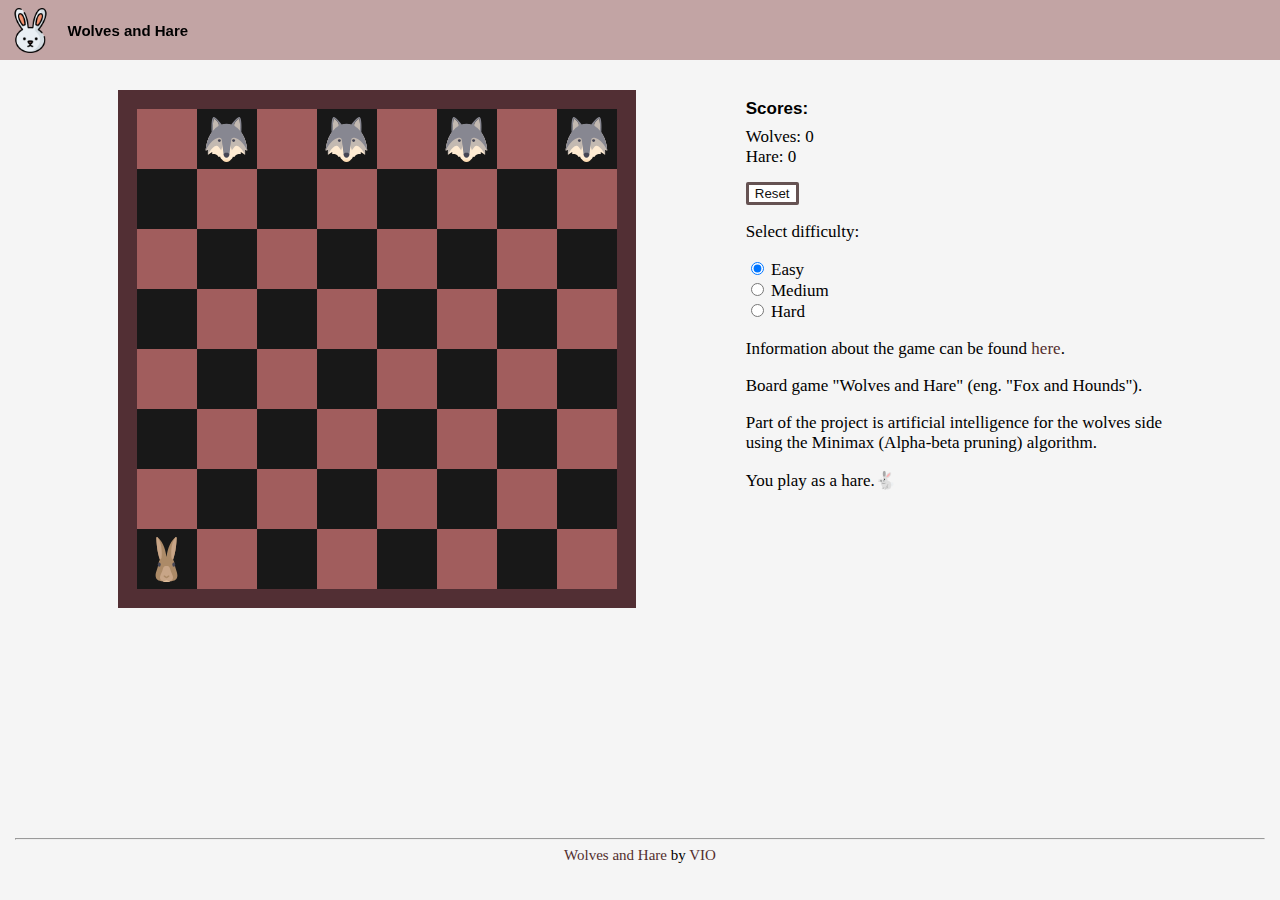
<file: Algorythms and Data Structures/2nd year ADS/Lab5/Alpha Beta pruning (minimax) - Wolves and Hare/index.html>
<!DOCTYPE html>
<html lang="en">
    <head>
        <meta charset="UTF-8">
        <link href="css/page.css" rel="stylesheet" />
        <link href="css/board.css" rel="stylesheet" />
        <meta name="viewport" content="width=device-width, initial-scale=1">
        <link rel="icon" type="image/svg" href="img/logo_rabbit.png">
        <script src="js/board.js"></script>
        <script src="js/ai.js"></script>
        <script src="js/main.js"></script>
        <title>Wolves and Hare</title>
    </head>
    <body>
        <div id="notifications"></div>
        <nav>
            <img src="img/logo_rabbit.png" alt="rabbit" style="height: 45px; width: 45px;">
            Wolves and Hare
        </nav>
        <main>
            <div id="board" ondragstart="return false;">
                <noscript>Enable javascript or check the console.</noscript>
            </div>

            <div class="main-info-page">
                <form class="form-score" autocomplete="off" onSubmit="return false;">
                    <div>
                        <h4>Scores:</h4>
                        <div class="form-row">
                            <span class="wolf-name">Wolves</span>: <span id="win-wolf">0</span>
                            <br>
                            <span class="hare-name">Hare</span>: <span id="win-hare">0</span>
                            <br>
                            <button type="button" id="controls-reset-scores">Reset</button>
                            <span id="win-ratio"></span>
                        </div>
                    </div>
                    <div class="levels">
                        <p>Select difficulty:</p>
                        <div>
                            <input type="radio" id="easy" name="difficulty" value="" checked>
                            <label for="easy">Easy</label>
                        </div>

                        <div>
                            <input type="radio" id="medium" name="difficulty" value="">
                            <label for="medium">Medium</label>
                        </div>

                        <div>
                            <input type="radio" id="hard" name="difficulty" value="">
                            <label for="hard">Hard</label>
                        </div>
                    </div>
                </form>
    
                <div class="description">
                    <p>Information about the game can be found <a target="_blank" href="https://en.wikipedia.org/wiki/Fox_games#Fox_and_Hounds">here</a>.</p>
                    <p>Board game "Wolves and Hare" (eng. "Fox and Hounds").</p>
                    <p>Part of the project is artificial intelligence for the wolves side <br>using the Minimax (Alpha-beta pruning) algorithm.</p>
                    <p>You play as a hare.🐇</p>
                </div>
            </div>
        </main>

        <footer>
            <hr />
            <a href="https://github.com/violettpv/KPI-Algorithms-and-Data-Structures/tree/main/Lab5_Wolves_and_Hare" target="_blank" title="">Wolves and Hare</a>
            by
            <a href="https://github.com/violettpv" target="_blank" title="">VIO</a>
            </p>
        </footer>
    </body>
</html>
</file>
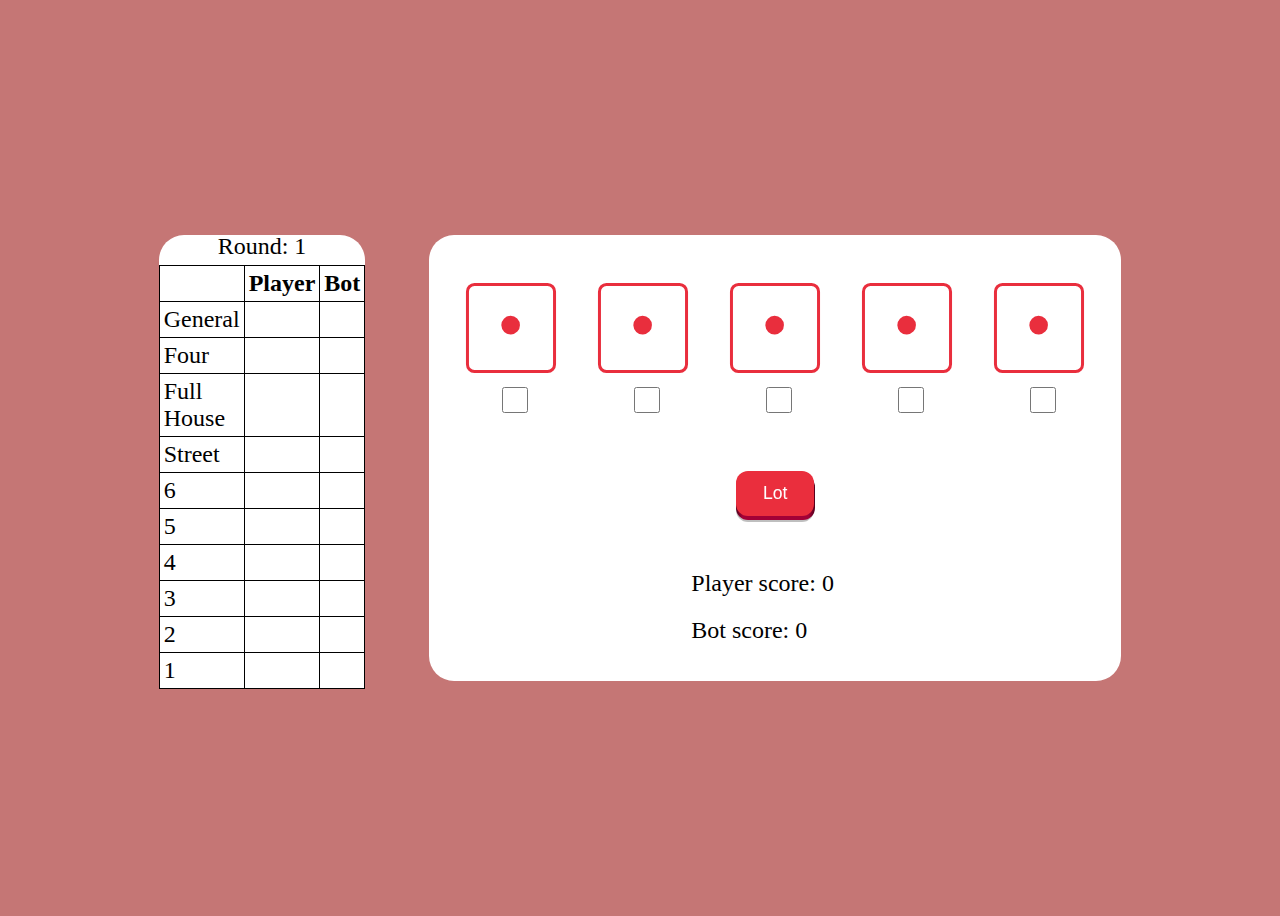
<file: Algorythms and Data Structures/2nd year ADS/Lab6/General - Minimax/index.html>
<!DOCTYPE html>
<html lang="en">
<head>
    <meta charset="UTF-8">
    <meta http-equiv="X-UA-Compatible" content="IE=edge">
    <meta name="viewport" content="width=device-width, initial-scale=1.0">
    <title>General</title>
    <link rel="stylesheet" href="style.css">
</head>
<body>
    <div class="main">
        <div class="scores-table">
            <div class="round">
                Round: <span id="round"></span>
            </div>
            <table>
                <thead>
                    <tr>
                        <th></th>
                        <th>Player</th>
                        <th>Bot</th>
                    </tr>
                </thead>
                <tbody>
                    <tr>
                        <td>General</td>
                        <td id="t-general-p"></td>
                        <td id="t-general-b"></td>
                    </tr>
                    <tr>
                        <td>Four</td>
                        <td id="t-four-p"></td>
                        <td id="t-four-b"></td>
                    </tr>
                    <tr>
                        <td>Full House</td>
                        <td id="t-fh-p"></td>
                        <td id="t-fh-b"></td>
                    </tr>
                    <tr>
                        <td>Street</td>
                        <td id="t-street-p"></td>
                        <td id="t-street-b"></td>
                    </tr>
                    <tr>
                        <td>6</td>
                        <td id="t-6-p"></td>
                        <td id="t-6-b"></td>
                    </tr>
                    <tr>
                        <td>5</td>
                        <td id="t-5-p"></td>
                        <td id="t-5-b"></td>
                    </tr>
                    <tr>
                        <td>4</td>
                        <td id="t-4-p"></td>
                        <td id="t-4-b"></td>
                    </tr>
                    <tr>
                        <td>3</td>
                        <td id="t-3-p"></td>
                        <td id="t-3-b"></td>
                    </tr>
                    <tr>
                        <td>2</td>
                        <td id="t-2-p"></td>
                        <td id="t-2-b"></td>
                    </tr>
                    <tr>
                        <td>1</td>
                        <td id="t-1-p"></td>
                        <td id="t-1-b"></td>
                    </tr>
                </tbody>
            </table>
        </div>
        <div class="board">
            <div class="game">
                <div class="dice-group" id="dice-1">
                    <div id="dice" class="inner-dice">
                        <img id="animation" src="img/dice.gif" class="animation hidden">
                        <img id="1" src="img/1.svg" class="1">
                        <img id="2" src="img/2.svg" class="2 hidden">
                        <img id="3" src="img/3.svg" class="3 hidden">
                        <img id="4" src="img/4.svg" class="4 hidden">
                        <img id="5" src="img/5.svg" class="5 hidden">
                        <img id="6" src="img/6.svg" class="6 hidden">
                    </div>
                    <input type="checkbox" id="dice-1-cb" class="dice-1-cb">
                </div>
                <div class="dice-group" id="dice-2">
                    <div id="dice" class="inner-dice">
                        <img id="animation" src="img/dice.gif" class="animation hidden">
                        <img id="1" src="img/1.svg" class="1">
                        <img id="2" src="img/2.svg" class="2 hidden">
                        <img id="3" src="img/3.svg" class="3 hidden">
                        <img id="4" src="img/4.svg" class="4 hidden">
                        <img id="5" src="img/5.svg" class="5 hidden">
                        <img id="6" src="img/6.svg" class="6 hidden">
                    </div>
                    <input type="checkbox" id="dice-2-cb" class="dice-2-cb">
                </div>
                <div class="dice-group" id="dice-3">
                    <div id="dice" class="inner-dice">
                        <img id="animation" src="img/dice.gif" class="animation hidden">
                        <img id="1" src="img/1.svg" class="1">
                        <img id="2" src="img/2.svg" class="2 hidden">
                        <img id="3" src="img/3.svg" class="3 hidden">
                        <img id="4" src="img/4.svg" class="4 hidden">
                        <img id="5" src="img/5.svg" class="5 hidden">
                        <img id="6" src="img/6.svg" class="6 hidden">
                    </div>
                    <input type="checkbox" id="dice-3-cb" class="dice-3-cb">
                </div>
                <div class="dice-group" id="dice-4">
                    <div id="dice" class="inner-dice">
                        <img id="animation" src="img/dice.gif" class="animation hidden">
                        <img id="1" src="img/1.svg" class="1">
                        <img id="2" src="img/2.svg" class="2 hidden">
                        <img id="3" src="img/3.svg" class="3 hidden">
                        <img id="4" src="img/4.svg" class="4 hidden">
                        <img id="5" src="img/5.svg" class="5 hidden">
                        <img id="6" src="img/6.svg" class="6 hidden">
                    </div>
                    <input type="checkbox" id="dice-4-cb" class="dice-4-cb">
                </div>
                <div class="dice-group" id="dice-5">
                    <div id="dice" class="inner-dice">
                        <img id="animation" src="img/dice.gif" class="animation hidden">
                        <img id="1" src="img/1.svg" class="1">
                        <img id="2" src="img/2.svg" class="2 hidden">
                        <img id="3" src="img/3.svg" class="3 hidden">
                        <img id="4" src="img/4.svg" class="4 hidden">
                        <img id="5" src="img/5.svg" class="5 hidden">
                        <img id="6" src="img/6.svg" class="6 hidden">
                    </div>
                    <input type="checkbox" id="dice-5-cb" class="dice-5-cb">
                </div>
            </div>
            <div class="controls">
                <button id="roll-btn" class="hidden">
                    <span class="shadow"></span>
                    <span class="edge"></span>
                    <span class="front text"> 
                        Roll
                    </span>
                </button>
                <button id="keep-btn" class="hidden">
                    <span class="shadow"></span>
                    <span class="edge"></span>
                    <span class="front text"> 
                        Keep
                    </span>
                </button>
                <button id="lot-btn">
                    <span class="shadow"></span>
                    <span class="edge"></span>
                    <span class="front text">
                        Lot
                    </span>
                </button>
            </div>
            <div class="stats"> 
                <div class="stats-box" id="p-score-box">
                    Player score: <span id="p-score"></span>
                </div>
                <div class="stats-box" id="b-score-box">
                    Bot score: <span id="b-score"></span>
                </div>
            </div>
        </div>
    </div>
    

    <script src="script.js"></script>
</body>
</html>
</file>
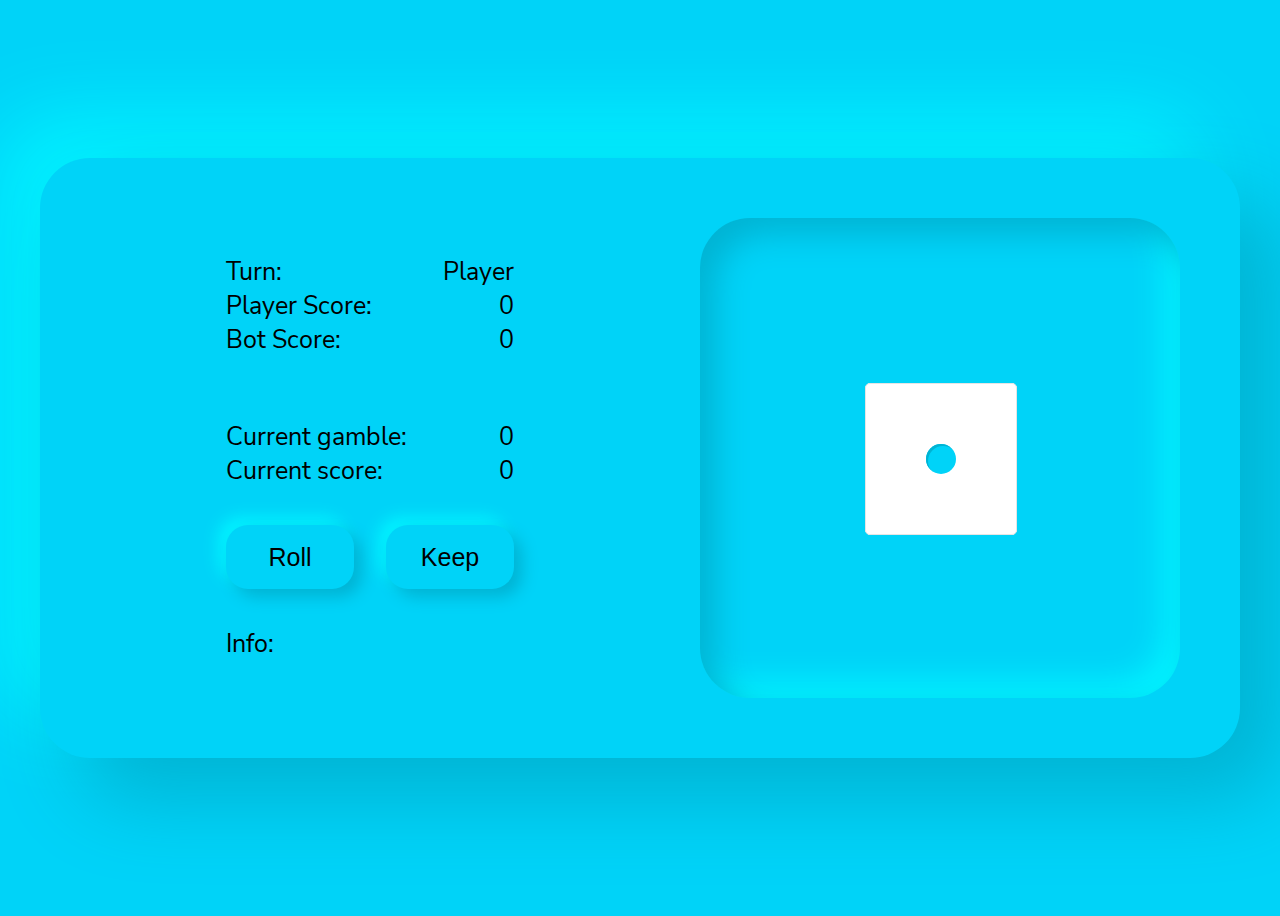
<file: Algorythms and Data Structures/2nd year ADS/Lab6/Pig - Minimax (Alpha - Beta pruning)/index.html>
<!DOCTYPE html>
<html lang="en">
    <head>
        <meta charset="UTF-8">
        <meta http-equiv="X-UA-Compatible" content="IE=edge">
        <meta name="viewport" content="width=device-width, initial-scale=1.0">
        <title>Pig</title>
        <link rel="stylesheet" href="style.css">
    </head>
    <body>
        <div class="game">
            <div class="info-table">
                <div class="info-inner">
                    <p class="info">
                        Turn: <span id="turn" class="info"></span>
                        <br>
                        Player Score: <span id="player-score" class="info"></span>
                        <br>
                        Bot Score: <span id="bot-score" class="info"></span>
                    </p>
                    <p class="info">
                        Current gamble: <span id="currnet-gamble" class="info"></span>
                        <br>
                        Current score: <span id="current-score" class="info"></span>
                    </p>
                    <div class="controls">
                        <button type="button" id="roll-dice">Roll</button>
                        <button type="button" id="keep-score" style="margin-left: 2rem;">Keep</button>
                    </div>
                    <p class="info">
                        Info: <span id="info" class="info"></span>
                    </p>
                </div>
            </div>
            <div class="dice-area">
                <div id='dice' class="dice">
                    <div id="dice-one-side-one" class='side one'>
                        <div class="dot one-1"></div>
                    </div>
                    <div id="dice-one-side-two" class='side two'>
                        <div class="dot two-1"></div>
                        <div class="dot two-2"></div>
                    </div>
                    <div id="dice-one-side-three" class='side three'>
                        <div class="dot three-1"></div>
                        <div class="dot three-2"></div>
                        <div class="dot three-3"></div>
                    </div>
                    <div id="dice-one-side-four" class='side four'>
                        <div class="dot four-1"></div>
                        <div class="dot four-2"></div>
                        <div class="dot four-3"></div>
                        <div class="dot four-4"></div>
                    </div>
                    <div id="dice-one-side-five" class='side five'>
                        <div class="dot five-1"></div>
                        <div class="dot five-2"></div>
                        <div class="dot five-3"></div>
                        <div class="dot five-4"></div>
                        <div class="dot five-5"></div>
                    </div>
                    <div id="dice-one-side-six" class='side six'>
                        <div class="dot six-1"></div>
                        <div class="dot six-2"></div>
                        <div class="dot six-3"></div>
                        <div class="dot six-4"></div>
                        <div class="dot six-5"></div>
                        <div class="dot six-6"></div>
                    </div>
                </div>
            </div>
        </div>
        

        <script src="pig.js"></script>

    </body>
</html>
</file>
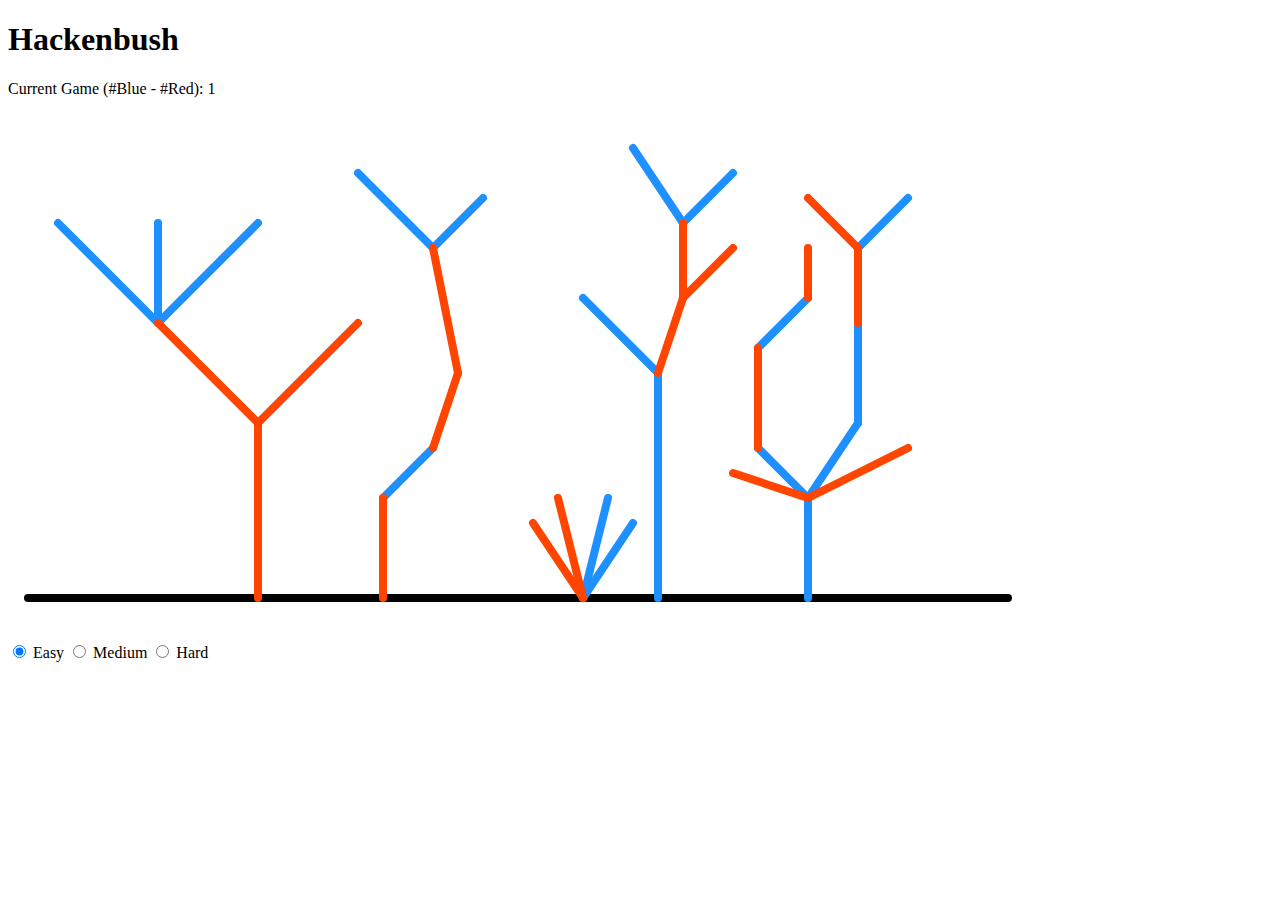
<file: Algorythms and Data Structures/2nd year ADS/Lab5/Alpha Beta pruning (minimax) - Hackenbush/hackenbush.html>
<!DOCTYPE html>
<html>
    <head>
        <title>Hackenbush</title>
        <meta charset="UTF-8">
    </head>
    <body>
        <div>
            <h1>
                <strong>Hackenbush</strong>
            </h1>
        </div>
        <div>
            Current Game (#Blue - #Red): <span id="counter"></span><span id="bot"></span><span id="winner"></span>
        </div>

        <script src="hackenbush.js"></script>

        <div>
            <input type="radio" id="easy" name="difficulty" value="1" checked>
            <label for="easy">Easy</label>

            <input type="radio" id="medium" name="difficulty" value="2">
            <label for="medium">Medium</label>
            
            <input type="radio" id="hard" name="difficulty" value="3">
            <label for="hard">Hard</label>
        </div>
    </body>
</html>
</file>
<file: Algorythms and Data Structures/2nd year ADS/Lab5/Alpha Beta pruning (minimax) - Wolves and Hare/css/page.css>
body {
    font-size: 15px;
    background-color: whitesmoke;
    transition: 0.3s;
}
nav {
    vertical-align: middle;
    height: 4em;
    line-height: 3em;
    display: flex;
    padding: 0.5em;
    background-color: rgba(172, 130, 130, 0.7);
    box-sizing: border-box;
    position: fixed;
    top: 0;
    left: 0;
    width: 100%;
    font-family: 'Lucida Sans', 'Lucida Sans Regular', 'Lucida Grande', 'Lucida Sans Unicode', Geneva, Verdana, sans-serif;
    font-weight: bold;
    /* z-index: 50; */
}
nav > img {
    margin-right: 1em;
}
main {
    display: flex;
    margin-top: 6em;
    justify-content: space-around;
    justify-content: space-evenly;
    flex-direction: row;
    flex-wrap: wrap;
}
img {
    width: 3em;
}

footer {
    text-align: center;
    width: 100%;
    position: absolute;
    left: 0;
    padding: 1em;
    box-sizing: border-box;
    padding-bottom: 1em;
    bottom: 12px;
}
footer > p {
    font-size: 0.6em;
}
a, a:visited {
    color: rgb(83, 46, 46);
    text-decoration: none;
    transition: .3s;
}
a:hover {
    color: rosybrown;
}
h4 {
    padding: 0;
    margin: 0.5em 0;
    font-family: 'Lucida Sans', 'Lucida Sans Regular', 'Lucida Grande', 'Lucida Sans Unicode', Geneva, Verdana, sans-serif;
}
#controls-reset-scores {
    margin-top: 15px;
    border: 3px solid rgb(102, 83, 83);
    border-radius: 2px;
    background-color: white;
    color: #111;
}
.form-score, .description {
    font-size: 17px; 
}

/* =========== Notifications =========== */
#notifications {
    position: fixed;
    width: 100%;
    max-width: 400px;
    right: 2em;
    top: 2em;
    z-index: 100;
    box-sizing: border-box;
}
.notification {
    background-color: #eee;
    font-size: 1.5em;
    border: 0.1em solid black;
    padding: 1em;
    width: 400px;
    max-width: 100%;
    border-radius: 0.2em;
    box-sizing: border-box;
    margin-left: auto;
    margin-right: 2em;
    margin-bottom: 0.5em;
    opacity: 0.8;
}
.notify-info {
    border-color: #7c3;
}
.notify-warn {
    border-color: #fa0;
}
.notify-error {
    border-color: #f33;
}
</file>
<file: Algorythms and Data Structures/2nd year ADS/Lab5/Alpha Beta pruning (minimax) - Wolves and Hare/css/board.css>
#board {
    line-height: 0;
    border: 1.3em solid rgb(82, 47, 52);
    color: whitesmoke;
    height: 100%;
    transition: 0.5s;
    user-select: none;
}
.rotated {
    transform: rotate(180deg);
}
.rotated .animal {
    transform: rotate(180deg);
}
#animals {
    position: absolute;
}
.animal {
    position: absolute;
}
.animal > img {
    padding: 0.5em;
}
.black-square {
    width: 4em;
    height: 4em;
    background-color: #181818;
    display: inline-block;
    margin: 0;
}
.white-square {
    width: 4em;
    height: 4em;
    background-color: #a15d5d;
    display: inline-block;
    margin: 0;
}
</file>
<file: Algorythms and Data Structures/2nd year ADS/Lab6/General - Minimax/style.css>
body {
    background-color: #C57675;
    display: flex;
    justify-content: center;
    align-items: center;
    height: 100vh;
    font-size: 24px;
    flex-direction: column;
}

table, td, th {
    border: 1px solid black;
    background-color: white;
    padding: 4px;
}

td, th {
    width: 110px;
}

table {
    position: relative;
    border-collapse: collapse;
}

input[type=checkbox] {
    border: 0px;
    width: 100%;
    height: 2em;
}

.main {
    width: 80%;
    height: 80%;
    display: flex;
    flex-direction: row;
    justify-content: center;
    align-items: center;
}

.main > div {
    margin: 2rem;
}

.scores-table {
    display: flex;
    background-color: white;
    justify-content: center;
    align-items: center;
    flex-direction: column;
    height: 62%;
    width: 420px;
    border-radius: 25px;
}

.scores-table > div {
    margin: 5px;
}

.board {
    display: flex;
    justify-content: center;
    align-items: center;
    flex-direction: column;

    background-color: white;
    border-radius: 25px;

    height: 62%;
    width: 700px;
}

.board > div {
    margin: 1rem;
}

.game {
    display: flex;
    justify-content: space-evenly;
    flex-direction: row;
}

.game > div {
    margin: 1rem;
}

/* #region buttons */
button {
 position: relative;
 border: none;
 background: transparent;
 padding: 0;
 cursor: pointer;
 outline-offset: 4px;
 transition: filter 250ms;
 user-select: none;
 touch-action: manipulation;
}

.shadow {
 position: absolute;
 top: 0;
 left: 0;
 width: 100%;
 height: 100%;
 border-radius: 12px;
 background: hsl(0deg 0% 0% / 0.25);
 will-change: transform;
 transform: translateY(2px);
 transition: transform
    600ms
    cubic-bezier(.3, .7, .4, 1);
}

.edge {
 position: absolute;
 top: 0;
 left: 0;
 width: 100%;
 height: 100%;
 border-radius: 12px;
 background: linear-gradient(
    to left,
    hsl(340deg 100% 16%) 0%,
    hsl(340deg 100% 32%) 8%,
    hsl(340deg 100% 32%) 92%,
    hsl(340deg 100% 16%) 100%
  );
}

.front {
 display: block;
 position: relative;
 padding: 12px 27px;
 border-radius: 12px;
 font-size: 1.1rem;
 color: white;
 background: #EA2E3D;
 will-change: transform;
 transform: translateY(-4px);
 transition: transform
    600ms
    cubic-bezier(.3, .7, .4, 1);
}

button:hover {
 filter: brightness(110%);
}

button:hover .front {
 transform: translateY(-6px);
 transition: transform
    250ms
    cubic-bezier(.3, .7, .4, 1.5);
}

button:active .front {
 transform: translateY(-2px);
 transition: transform 34ms;
}

button:hover .shadow {
 transform: translateY(4px);
 transition: transform
    250ms
    cubic-bezier(.3, .7, .4, 1.5);
}

button:active .shadow {
 transform: translateY(1px);
 transition: transform 34ms;
}

button:focus:not(:focus-visible) {
 outline: none;
}
/* #endregion */

.controls > button {
    margin: 0.5rem;
}

.stats {
    display: flex;
    justify-content: center;
    flex-direction: column;
}

.stats > div {
    margin: 5px;
}

.stats-box {
    border-radius: 6px;
    padding: 5px;
    width: 168px;
}

.active-player {
    background-color: rgb(253, 193, 198);
}

.winner {
    background-color: lightgreen;
}

.dice-goup {
    display: flex;
    justify-content: center;
    align-items: center;
    flex-direction: column;
}

.hidden {
    display: none;
}

.completed {
    background-color: lightgreen;
}

.shake{
    animation: shake 0.5s infinite;
}
@keyframes shake{
    0%{
        transform: rotate(8deg);
    }
    50%{
        transform: rotate(-8deg);
    }
    100%{
        transform: rotate(8deg);
    }
}
</file>
<file: Algorythms and Data Structures/2nd year ADS/Lab6/Pig - Minimax (Alpha - Beta pruning)/style.css>
@font-face {
	font-family: 'nunitosans'; /*a name to be used later*/
	src: url('NunitoSans-Regular.ttf'); /*URL to font*/
}

body {
	display: flex;
	justify-content: center;
	align-items: center;
	height: 100vh;
	background-color: #00d3f8;
	font-size: 25px;
	font-family: 'nunitosans';
}

.game {
	display: flex;
	justify-content: center;
	align-items: center;
	flex-direction: row;
	border-radius: 50px;
	background: #00d3f8;
	box-shadow:  41px 41px 82px #00b3d3,
				-41px -41px 82px #00f3ff;
	width: 1200px;
	height: 600px;
}

.info-table {
	display: flex;
	justify-content: center;
	align-items: center;
	flex-direction: column;
	margin-right: 5%;
	width: 45%;
	height: 80%;
}

.info-inner {
	height: 100%;
	display: flex;
	justify-content: space-evenly;
	align-items: flex-start;
	flex-direction: column;
}

span.info {
	float: right;
}

p.info {
	width: 100%;
}

.controls {
	display: flex;
	justify-content: center;
	align-items: center;
}

button {
	border-radius: 22px;
	border: none;
	background: #00d3f8;
	box-shadow:  8px 8px 16px #00b3d3,
				-8px -8px 16px #00f3ff;
	outline: none;
	width: 8rem;
	height: 4rem;
	font-size: inherit;
}

button:active {
	border: none;
	box-shadow: none;
	outline: none;
}


.dice-area {
	border-radius: 50px;
	background: #00d3f8;
	box-shadow: inset 16px 16px 32px #00b3d3,
				inset -16px -16px 32px #00f3ff;
	width: 40%;
	height: 80%;

	display: flex; 
	justify-content: center;
	align-items: center;
}


.dice {
	position: relative;
	width: 150px;
	height: 150px;
	transform-style: preserve-3d;
	transition: transform 0.8s; 
}

.dot {
	position: absolute;
	width: 30px;
	height: 30px;
	margin: -15px 7px 7px -15px;
	border-radius: 35px;
	background-color: #00d3f8;
	box-shadow: inset 2px 2px #00b3d3;
}

.side {
	position: absolute;
	background-color: #ffF;
	border-radius:5px;
	width: 150px;
	height: 150px;
	border: 1px solid #e5e5e5;
	text-align: center;
	line-height: 2em;
}

.side:nth-child(1) {
	transform: translateZ(3.1em); 
}

.side:nth-child(6) {
	transform: rotateY(90deg) translateZ(3.1em); 
}

.side:nth-child(3) {
	transform: rotateY(-90deg) translateZ(3.1em); 
}

.side:nth-child(4) {
	transform: rotateX(90deg) translateZ(3.1em); 
}

.side:nth-child(5) {
	transform: rotateX(-90deg) translateZ(3.1em); 
}

.side:nth-child(2) {
	transform: rotateY(-180deg) translateZ(3.1em); 
}

.show-1 {
	transform: rotateX(720deg) rotateZ(-720deg); 
}

.show-2 {
	transform: rotateX(-900deg) rotateZ(1080deg); 
}

.show-6 {
	transform: rotateY(-450deg) rotateZ(-1440deg); 
}

.show-3 {
	transform: rotateY(810deg) rotateZ(720deg); 
}

.show-4 {
	transform: rotateX(-810deg) rotateZ(-1080deg); 
}

.show-5 {
	transform: rotateX(450deg) rotateZ(-720deg); 
}

.two-1, .three-1, .four-1, .five-1, .six-1 {
	top: 20%;
	left: 20%; 
}

.four-3, .five-3, .six-4 {
	top: 20%;
	left: 80%; 
}

.one-1, .three-2, .five-5 {
	top: 50%;
	left: 50%; 
}

.four-2, .five-2, .six-3 {
	top: 80%;
	left: 20%; 
}

.two-2, .three-3, .four-4, .five-4, .six-6 {
	top: 80%;
	left: 80%; 
}

.six-2 {
	top: 50%;
	left: 20%; 
}

.six-5 {
	top: 50%;
	left: 80%; 
}
</file>
